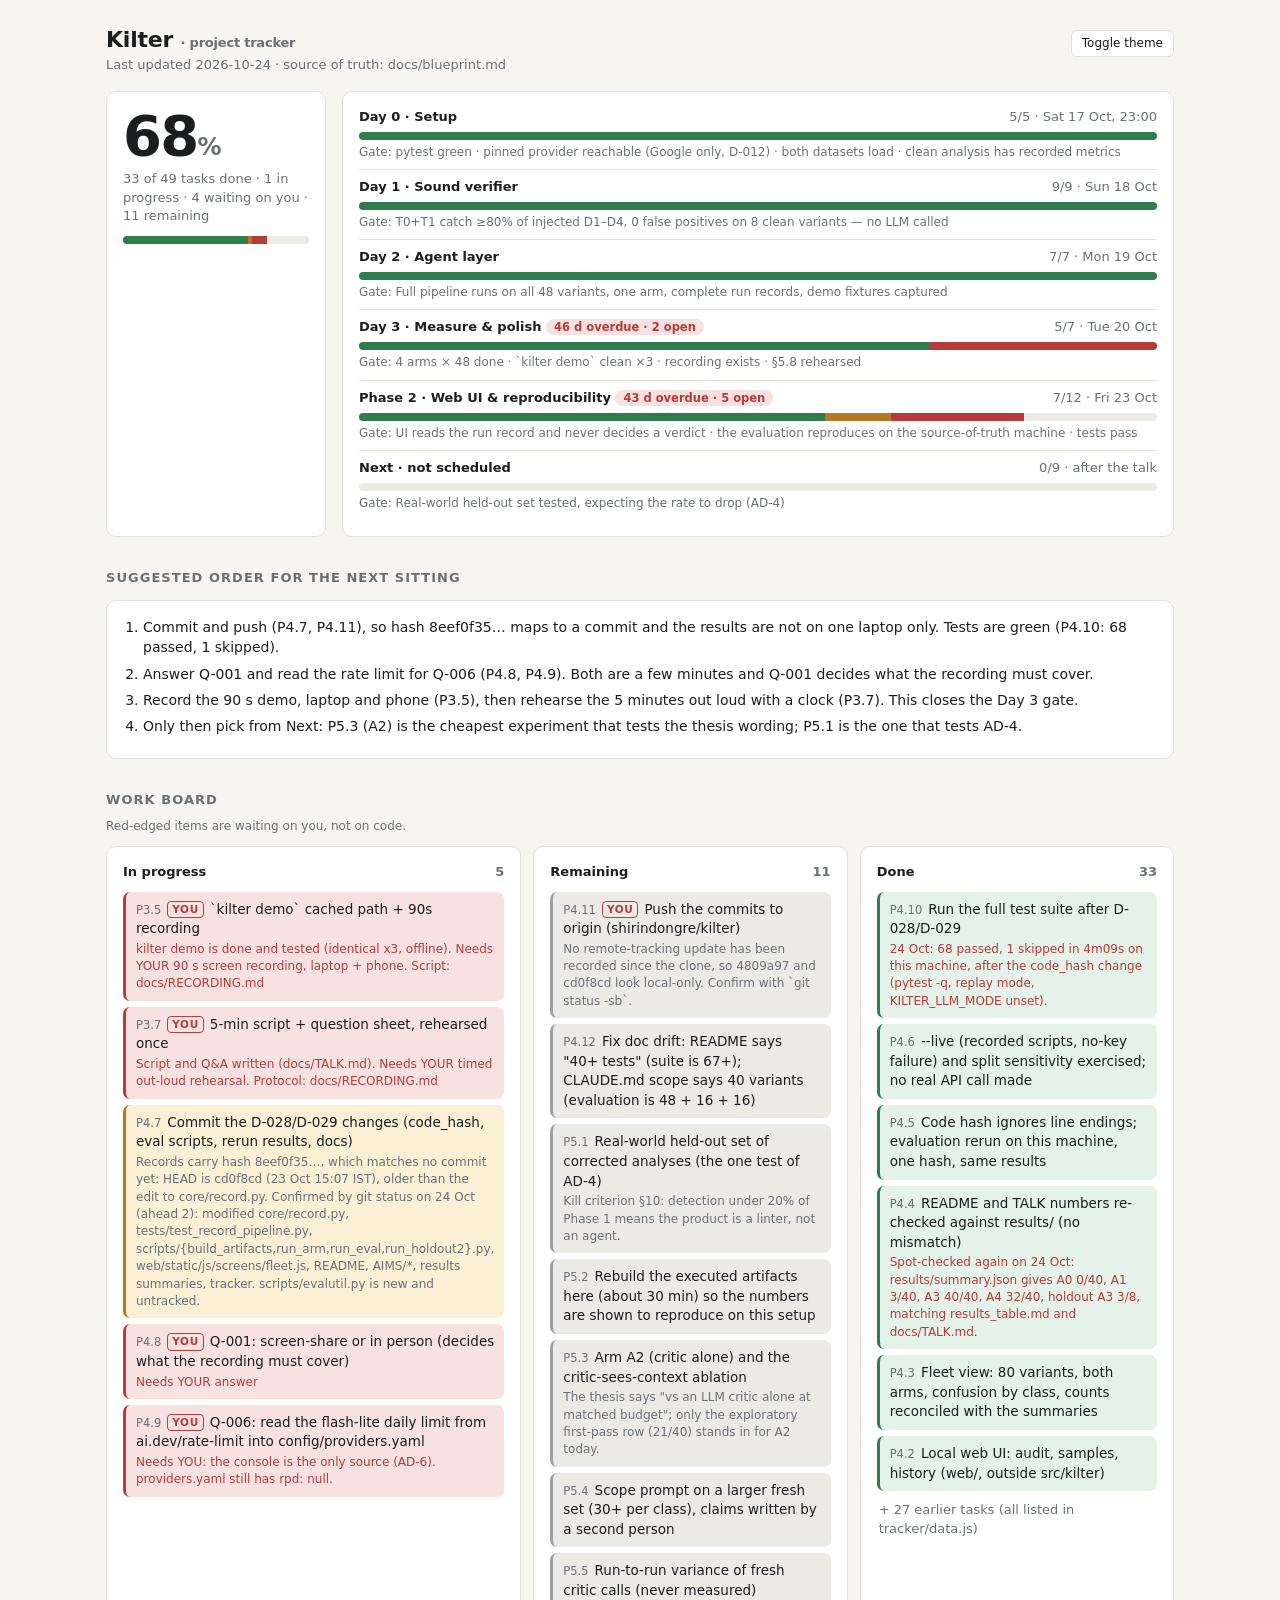
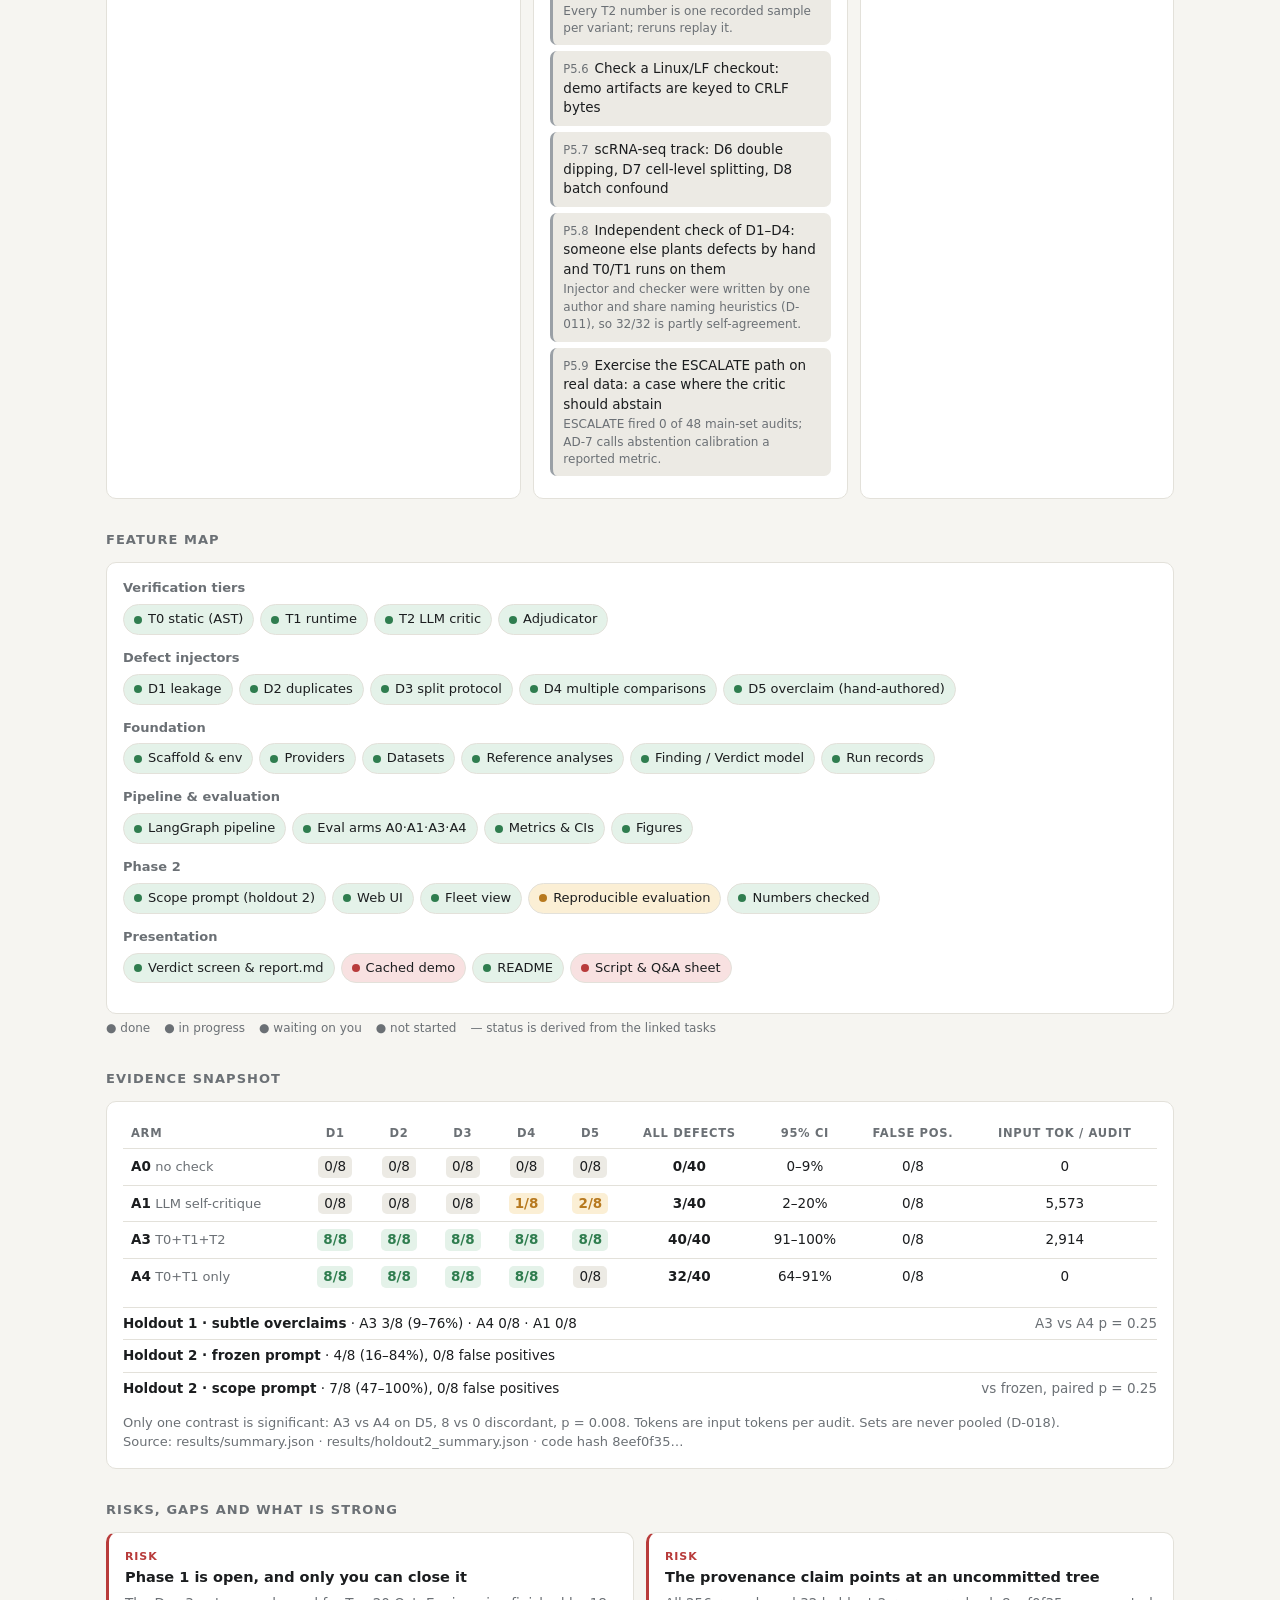
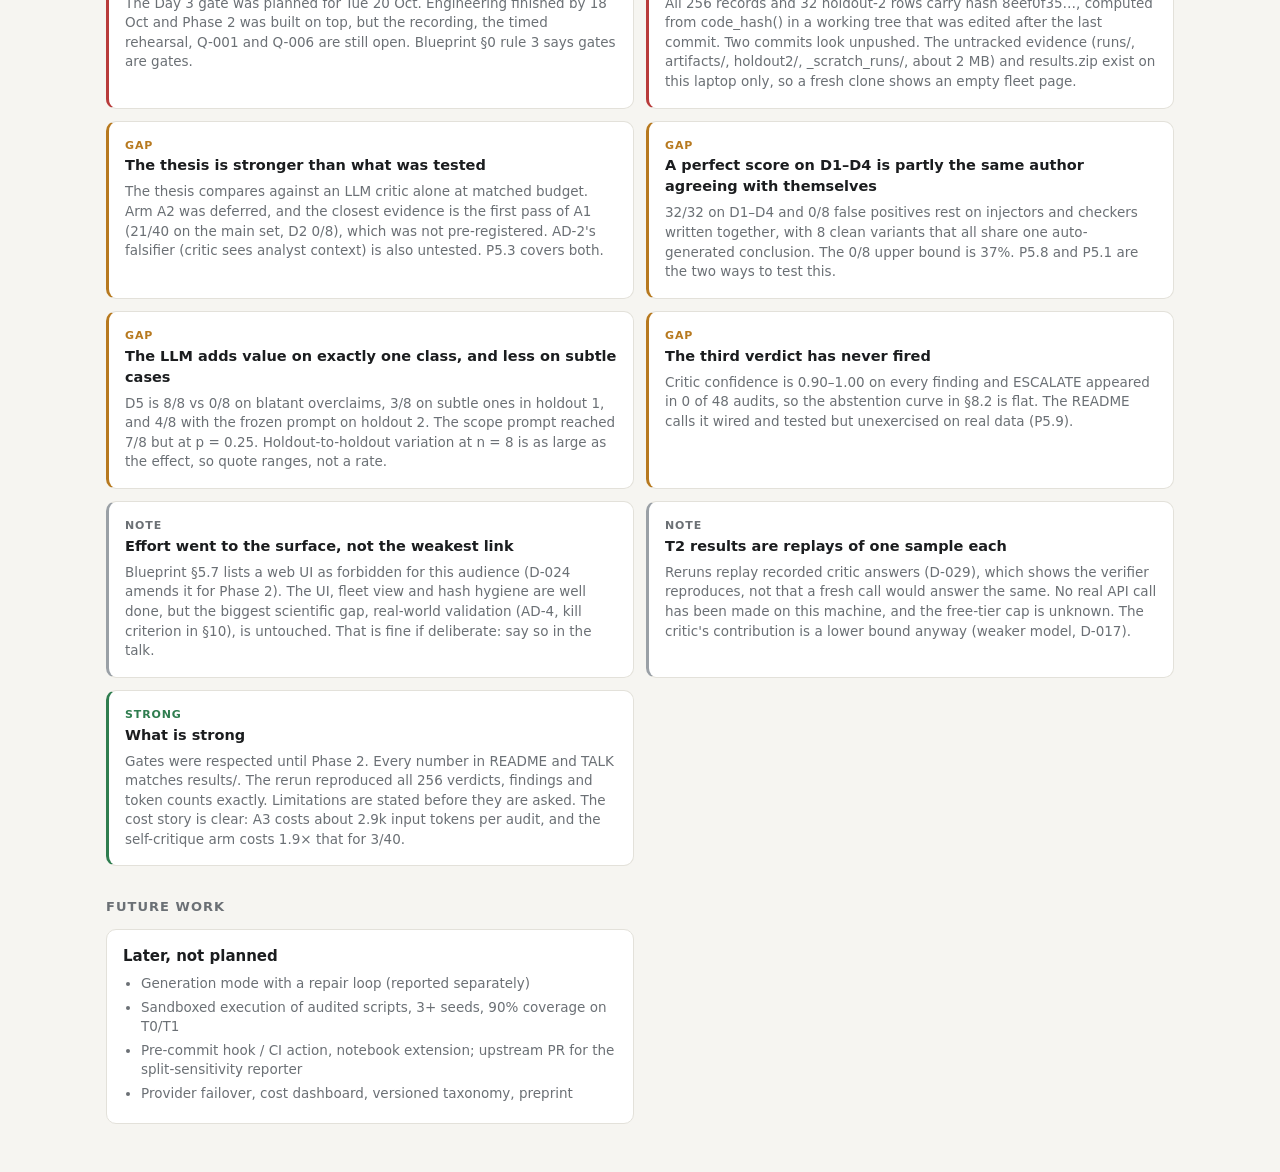
<file: tracker/index.html>
<!doctype html>
<html lang="en">
<head>
<meta charset="utf-8">
<meta name="viewport" content="width=device-width, initial-scale=1">
<title>Kilter Tracker</title>
<style>
  :root {
    --bg: #f6f5f1; --panel: #ffffff; --ink: #1b1d1f; --muted: #6b7075; --line: #e3e1da;
    --done: #2f7d4f; --active: #b7791f; --blocked: #b83b3b; --todo: #9aa0a6; --accent: #2b5fd9;
    --done-bg: #e4f2e9; --active-bg: #fbefd5; --blocked-bg: #f8e1e1; --todo-bg: #eceae4;
  }
  @media (prefers-color-scheme: dark) {
    :root:not([data-theme="light"]) {
      --bg: #141516; --panel: #1d1f21; --ink: #e8e8e6; --muted: #9a9fa4; --line: #2e3033;
      --done: #5cc287; --active: #e3a642; --blocked: #ee7a7a; --todo: #7c8288; --accent: #7aa2ff;
      --done-bg: #1c2e24; --active-bg: #33291a; --blocked-bg: #351f1f; --todo-bg: #26282a;
    }
  }
  :root[data-theme="dark"] {
    --bg: #141516; --panel: #1d1f21; --ink: #e8e8e6; --muted: #9a9fa4; --line: #2e3033;
    --done: #5cc287; --active: #e3a642; --blocked: #ee7a7a; --todo: #7c8288; --accent: #7aa2ff;
    --done-bg: #1c2e24; --active-bg: #33291a; --blocked-bg: #351f1f; --todo-bg: #26282a;
  }
  * { box-sizing: border-box; }
  body { margin: 0; background: var(--bg); color: var(--ink); font: 15px/1.45 system-ui, -apple-system, "Segoe UI", sans-serif; }
  main { max-width: 1100px; margin: 0 auto; padding: 24px 16px 48px; }
  h1 { font-size: 22px; margin: 0; letter-spacing: -.01em; }
  h2 { font-size: 13px; text-transform: uppercase; letter-spacing: .08em; color: var(--muted); margin: 32px 0 12px; font-weight: 600; }
  .top { display: flex; justify-content: space-between; align-items: baseline; gap: 12px; flex-wrap: wrap; }
  .sub { color: var(--muted); font-size: 13px; }
  .hero { display: grid; grid-template-columns: 220px 1fr; gap: 16px; margin-top: 16px; }
  .card { background: var(--panel); border: 1px solid var(--line); border-radius: 10px; padding: 16px; }
  .pct { font-size: 56px; font-weight: 700; letter-spacing: -.03em; line-height: 1; }
  .pct small { font-size: 24px; color: var(--muted); font-weight: 600; }
  .bar { height: 8px; background: var(--todo-bg); border-radius: 99px; overflow: hidden; display: flex; }
  .bar i { display: block; height: 100%; }
  .bar .d { background: var(--done); } .bar .a { background: var(--active); } .bar .b { background: var(--blocked); }
  .phase { padding: 8px 0; border-top: 1px solid var(--line); }
  .phase:first-child { border-top: 0; padding-top: 0; }
  .phase .row { display: flex; justify-content: space-between; font-size: 13px; margin-bottom: 5px; gap: 8px; }
  .phase .gate { color: var(--muted); font-size: 12px; margin-top: 4px; }
  .cols { display: grid; grid-template-columns: repeat(3, 1fr); gap: 12px; }
  .col h3 { font-size: 13px; margin: 0 0 10px; display: flex; justify-content: space-between; }
  .col h3 b { font-weight: 600; color: var(--muted); }
  .task { padding: 8px 10px; border-radius: 7px; margin-bottom: 6px; font-size: 13.5px; border-left: 3px solid var(--todo); background: var(--todo-bg); }
  .task.done { border-color: var(--done); background: var(--done-bg); }
  .task.active { border-color: var(--active); background: var(--active-bg); }
  .task.blocked { border-color: var(--blocked); background: var(--blocked-bg); }
  .task .id { color: var(--muted); font-size: 11.5px; font-variant-numeric: tabular-nums; margin-right: 6px; }
  .task .note { display: block; color: var(--blocked); font-size: 12px; margin-top: 2px; }
  .group { margin-bottom: 14px; }
  .group h4 { margin: 0 0 6px; font-size: 13px; color: var(--muted); font-weight: 600; }
  .chips { display: flex; flex-wrap: wrap; gap: 6px; }
  .chip { padding: 5px 10px; border-radius: 99px; font-size: 13px; border: 1px solid var(--line); background: var(--todo-bg); display: inline-flex; align-items: center; gap: 6px; }
  .chip::before { content: ""; width: 8px; height: 8px; border-radius: 50%; background: var(--todo); }
  .chip.done { background: var(--done-bg); } .chip.done::before { background: var(--done); }
  .chip.active { background: var(--active-bg); } .chip.active::before { background: var(--active); }
  .chip.blocked { background: var(--blocked-bg); } .chip.blocked::before { background: var(--blocked); }
  .legend { display: flex; gap: 14px; font-size: 12px; color: var(--muted); margin-top: 6px; flex-wrap: wrap; }
  .future { display: grid; grid-template-columns: 1fr 1fr; gap: 12px; }
  .future ul { margin: 6px 0 0; padding-left: 18px; font-size: 13.5px; color: var(--muted); }
  .future li { margin-bottom: 4px; }
  .empty { color: var(--muted); font-size: 13px; padding: 4px 2px; }
  .task.active .note, .task.todo .note { color: var(--muted); }
  .owner { display: inline-block; font-size: 10.5px; font-weight: 700; letter-spacing: .06em; color: var(--blocked); border: 1px solid var(--blocked); border-radius: 4px; padding: 0 4px; margin-right: 6px; vertical-align: 1px; }
  .badge { font-size: 11.5px; font-weight: 600; border-radius: 99px; padding: 1px 8px; background: var(--blocked-bg); color: var(--blocked); white-space: nowrap; }
  .next { margin: 0; padding-left: 20px; font-size: 14px; }
  .next li { margin-bottom: 6px; }
  .tbl { width: 100%; border-collapse: collapse; font-size: 13.5px; font-variant-numeric: tabular-nums; }
  .tbl th, .tbl td { text-align: left; padding: 7px 8px; border-top: 1px solid var(--line); }
  .tbl th { font-size: 11.5px; text-transform: uppercase; letter-spacing: .06em; color: var(--muted); font-weight: 600; border-top: 0; }
  .tbl td.c, .tbl th.c { text-align: center; }
  .tbl .num { font-weight: 600; }
  .cell { display: inline-block; min-width: 34px; padding: 1px 6px; border-radius: 5px; background: var(--todo-bg); }
  .cell.full { background: var(--done-bg); color: var(--done); font-weight: 600; }
  .cell.part { background: var(--active-bg); color: var(--active); font-weight: 600; }
  .scroll { overflow-x: auto; }
  .held { margin: 12px 0 0; padding: 0; list-style: none; font-size: 13.5px; }
  .held li { padding: 6px 0; border-top: 1px solid var(--line); display: flex; justify-content: space-between; gap: 12px; flex-wrap: wrap; }
  .held span.p { color: var(--muted); }
  .insights { display: grid; grid-template-columns: 1fr 1fr; gap: 12px; }
  .insight { border-left: 3px solid var(--todo); }
  .insight.risk { border-left-color: var(--blocked); }
  .insight.gap { border-left-color: var(--active); }
  .insight.win { border-left-color: var(--done); }
  .insight .k { font-size: 11px; font-weight: 700; letter-spacing: .08em; text-transform: uppercase; color: var(--muted); }
  .insight.risk .k { color: var(--blocked); } .insight.gap .k { color: var(--active); } .insight.win .k { color: var(--done); }
  .insight h3 { margin: 2px 0 6px; font-size: 14.5px; }
  .insight p { margin: 0; font-size: 13.5px; color: var(--muted); }
  button { font: inherit; font-size: 12px; background: var(--panel); color: var(--ink); border: 1px solid var(--line); border-radius: 6px; padding: 4px 10px; cursor: pointer; }
  @media (max-width: 760px) { .hero, .cols, .future, .insights { grid-template-columns: 1fr; } .pct { font-size: 44px; } }
</style>
</head>
<body>
<main>
  <div class="top">
    <div>
      <h1>Kilter <span class="sub">· project tracker</span></h1>
      <div class="sub" id="updated"></div>
    </div>
    <button id="theme" type="button">Toggle theme</button>
  </div>

  <div class="hero">
    <div class="card">
      <div class="pct" id="pct">0<small>%</small></div>
      <div class="sub" id="pctsub" style="margin:6px 0 10px"></div>
      <div class="bar" id="mainbar"></div>
    </div>
    <div class="card" id="phases"></div>
  </div>

  <h2>Suggested order for the next sitting</h2>
  <div class="card"><ol class="next" id="next"></ol></div>

  <h2>Work board</h2>
  <div class="legend" style="margin:-4px 0 10px"><span>Red-edged items are waiting on you, not on code.</span></div>
  <div class="cols" id="board"></div>

  <h2>Feature map</h2>
  <div class="card" id="features"></div>
  <div class="legend"><span>● done</span><span>● in progress</span><span>● waiting on you</span><span>● not started</span> <span>— status is derived from the linked tasks</span></div>

  <h2>Evidence snapshot</h2>
  <div class="card" id="evidence"></div>

  <h2>Risks, gaps and what is strong</h2>
  <div class="insights" id="insights"></div>

  <h2>Future work</h2>
  <div class="future" id="future"></div>
</main>

<script src="data.js"></script>
<script>
(function () {
  var D = window.KILTER_TRACKER, byId = {}, esc = function (s) { return String(s).replace(/[&<>]/g, function (c) { return {"&":"&amp;","<":"&lt;",">":"&gt;"}[c]; }); };
  D.tasks.forEach(function (t) { byId[t.id] = t; });
  var count = function (list, s) { return list.filter(function (t) { return t.status === s; }).length; };
  var pct = function (n, d) { return d ? Math.round(100 * n / d) : 0; };
  var bar = function (list) {
    var n = list.length || 1;
    return '<div class="bar"><i class="d" style="width:' + 100 * count(list, "done") / n + '%"></i><i class="a" style="width:' + 100 * count(list, "active") / n + '%"></i><i class="b" style="width:' + 100 * count(list, "blocked") / n + '%"></i></div>';
  };

  document.getElementById("updated").textContent = "Last updated " + D.updated + " · source of truth: docs/blueprint.md";

  // Headline: done tasks / all tasks. The in-progress task counts as half so the bar moves while you work.
  var done = count(D.tasks, "done"), act = count(D.tasks, "active");
  var p = pct(done + act * 0.5, D.tasks.length);
  document.getElementById("pct").innerHTML = p + "<small>%</small>";
  document.getElementById("pctsub").textContent = done + " of " + D.tasks.length + " tasks done · " + act + " in progress · " + count(D.tasks, "blocked") + " waiting on you · " + count(D.tasks, "todo") + " remaining";
  document.getElementById("mainbar").outerHTML = bar(D.tasks);

  document.getElementById("phases").innerHTML = D.phases.map(function (ph) {
    var ts = D.tasks.filter(function (t) { return t.phase === ph.id; });
    // Overdue: a phase with unfinished tasks whose planned date has passed (counted in whole days from today).
    var open = ts.length - count(ts, "done"), late = 0;
    if (ph.due && open) late = Math.floor((new Date().setHours(0, 0, 0, 0) - new Date(ph.due + "T00:00:00").getTime()) / 864e5);
    var badge = late > 0 ? ' <span class="badge">' + late + ' d overdue · ' + open + ' open</span>' : '';
    return '<div class="phase"><div class="row"><b>' + esc(ph.name) + badge + '</b><span class="sub">' + count(ts, "done") + '/' + ts.length + ' · ' + esc(ph.when) + '</span></div>' + bar(ts) + '<div class="gate">Gate: ' + esc(ph.gate) + '</div></div>';
  }).join("");

  function taskHtml(t) {
    return '<div class="task ' + t.status + '"><span class="id">' + esc(t.id) + '</span>' + (t.owner === "you" ? '<span class="owner">YOU</span>' : '') + esc(t.title) + (t.note ? '<span class="note">' + esc(t.note) + '</span>' : '') + '</div>';
  }
  var cols = [
    { title: "In progress", pick: function (t) { return t.status === "active" || t.status === "blocked"; } },
    { title: "Remaining", pick: function (t) { return t.status === "todo"; } },
    { title: "Done", pick: function (t) { return t.status === "done"; }, limit: 6, newest: true }
  ];
  document.getElementById("board").innerHTML = cols.map(function (c) {
    var ts = D.tasks.filter(c.pick), shown = c.limit ? (c.newest ? ts.slice(-c.limit).reverse() : ts.slice(0, c.limit)) : ts;
    var body = shown.map(taskHtml).join("") || '<div class="empty">Nothing here yet</div>';
    if (shown.length < ts.length) body += '<div class="empty">+ ' + (ts.length - shown.length) + ' earlier tasks (all listed in tracker/data.js)</div>';
    return '<div class="card col"><h3>' + c.title + ' <b>' + ts.length + '</b></h3>' + body + '</div>';
  }).join("");

  function featStatus(f) {
    var ts = f.tasks.map(function (id) { return byId[id]; });
    if (ts.every(function (t) { return t.status === "done"; })) return "done";
    if (ts.some(function (t) { return t.status === "active"; })) return "active";
    if (ts.some(function (t) { return t.status === "blocked"; })) return "blocked";
    if (ts.some(function (t) { return t.status === "done"; })) return "active";
    return "todo";
  }
  document.getElementById("features").innerHTML = D.features.map(function (g) {
    return '<div class="group"><h4>' + esc(g.group) + '</h4><div class="chips">' + g.items.map(function (f) {
      return '<span class="chip ' + featStatus(f) + '">' + esc(f.name) + '</span>';
    }).join("") + '</div></div>';
  }).join("");

  document.getElementById("next").innerHTML = (D.next || []).map(function (s) { return '<li>' + esc(s) + '</li>'; }).join("");

  var E = D.evidence;
  if (E) {
    var cell = function (k) { return '<span class="cell ' + (k === 8 ? "full" : k > 0 ? "part" : "") + '">' + k + '/8</span>'; };
    document.getElementById("evidence").innerHTML =
      '<div class="scroll"><table class="tbl"><thead><tr><th>Arm</th>' + E.classes.map(function (c) { return '<th class="c">' + esc(c) + '</th>'; }).join("") +
      '<th class="c">All defects</th><th class="c">95% CI</th><th class="c">False pos.</th><th class="c">Input tok / audit</th></tr></thead><tbody>' +
      E.arms.map(function (a) {
        return '<tr><td><b>' + esc(a.arm) + '</b> <span class="sub">' + esc(a.name) + '</span></td>' + a.per.map(function (k) { return '<td class="c">' + cell(k) + '</td>'; }).join("") +
          '<td class="c num">' + esc(a.total) + '</td><td class="c">' + esc(a.ci) + '</td><td class="c">' + esc(a.fp) + '</td><td class="c">' + esc(a.tokens) + '</td></tr>';
      }).join("") + '</tbody></table></div>' +
      '<ul class="held">' + E.held.map(function (h) { return '<li><span><b>' + esc(h.label) + '</b> · ' + esc(h.result) + '</span><span class="p">' + esc(h.p) + '</span></li>'; }).join("") + '</ul>' +
      '<div class="sub" style="margin-top:10px">' + esc(E.note) + '</div><div class="sub">Source: ' + esc(E.source) + '</div>';
  }

  var kindLabel = { risk: "Risk", gap: "Gap", note: "Note", win: "Strong" };
  document.getElementById("insights").innerHTML = (D.insights || []).map(function (i) {
    return '<div class="card insight ' + esc(i.kind) + '"><div class="k">' + esc(kindLabel[i.kind] || i.kind) + '</div><h3>' + esc(i.title) + '</h3><p>' + esc(i.body) + '</p></div>';
  }).join("");

  document.getElementById("future").innerHTML = D.future.map(function (f) {
    return '<div class="card"><b>' + esc(f.phase) + '</b><ul>' + f.items.map(function (i) { return '<li>' + esc(i) + '</li>'; }).join("") + '</ul></div>';
  }).join("");

  document.getElementById("theme").addEventListener("click", function () {
    var r = document.documentElement, dark = r.getAttribute("data-theme") === "dark" || (!r.getAttribute("data-theme") && matchMedia("(prefers-color-scheme: dark)").matches);
    r.setAttribute("data-theme", dark ? "light" : "dark");
  });
})();
</script>
</body>
</html>
</file>
